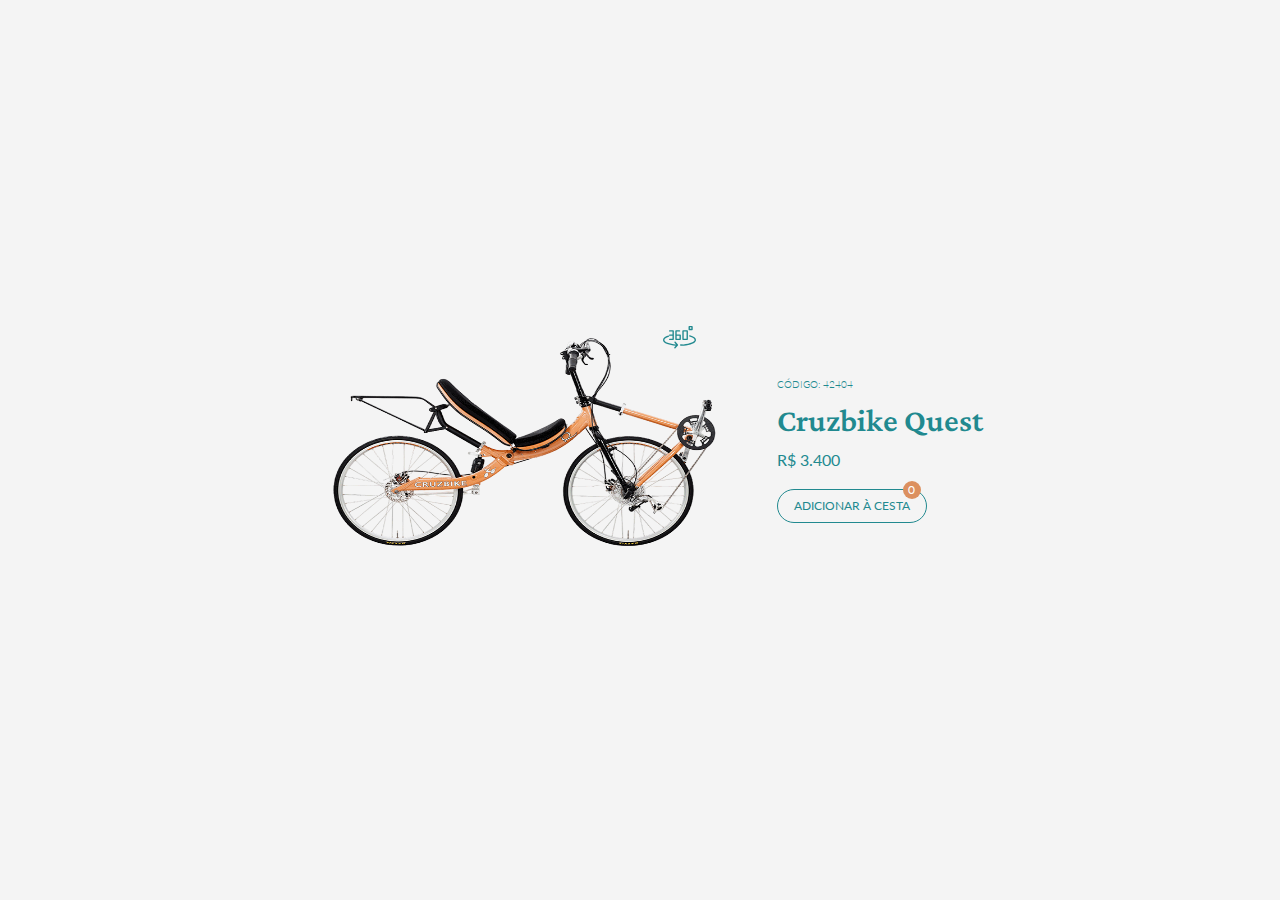
<file: 002/index.html>
<!DOCTYPE html>
<html lang="pt_BR">
<head>
    <link rel="preconnect" href="https://fonts.googleapis.com">
    <link rel="preconnect" href="https://fonts.gstatic.com" crossorigin>
    <link href="https://fonts.googleapis.com/css2?family=Crimson+Pro:wght@600&family=Lato:wght@300;400&display=swap" rel="stylesheet">
    <meta charset="UTF-8">
    <meta http-equiv="X-UA-Compatible" content="IE=edge">
    <meta name="viewport" content="width=device-width, initial-scale=1.0">
    <meta name="author" content="Bruno Souza" />
    <meta name="description" content="Card de produto do desafio #boraCodar da Rocketseat."/>
    <meta name="keywords" content="Card, produto, bicicleta, Front-end">
    <title>Card de produto | #boraCodar</title>
    <link rel="stylesheet" href="./assets/style/style.css">
</head>
<body>
    <main>
        <div class="left">
            <div class="svg-control">
                <input type="checkbox" class="sr-only" id="rotation">
                <label for="rotation">
                    <img class="svg" src="./assets/img/360.svg" alt="Imagem de um símbolo representando 360 graus">
                </label>
            </div>

            <img class="bike" src="./assets/img/bike.png" alt="Bicicleta reclinada com cor alaranjada da marca CruzBike.">  
        </div>

        <div class="right">
            <div class="info">
                <h3>Código: 42404</h3>
                <h1>Cruzbike Quest</h1>
                <p>R$ 3.400</p>
            </div>
            <button data-count="0">Adicionar à cesta</button>
        </div>
    </main>

    <script src="./assets/script/index.js"></script>
</body>
</html>
</file>
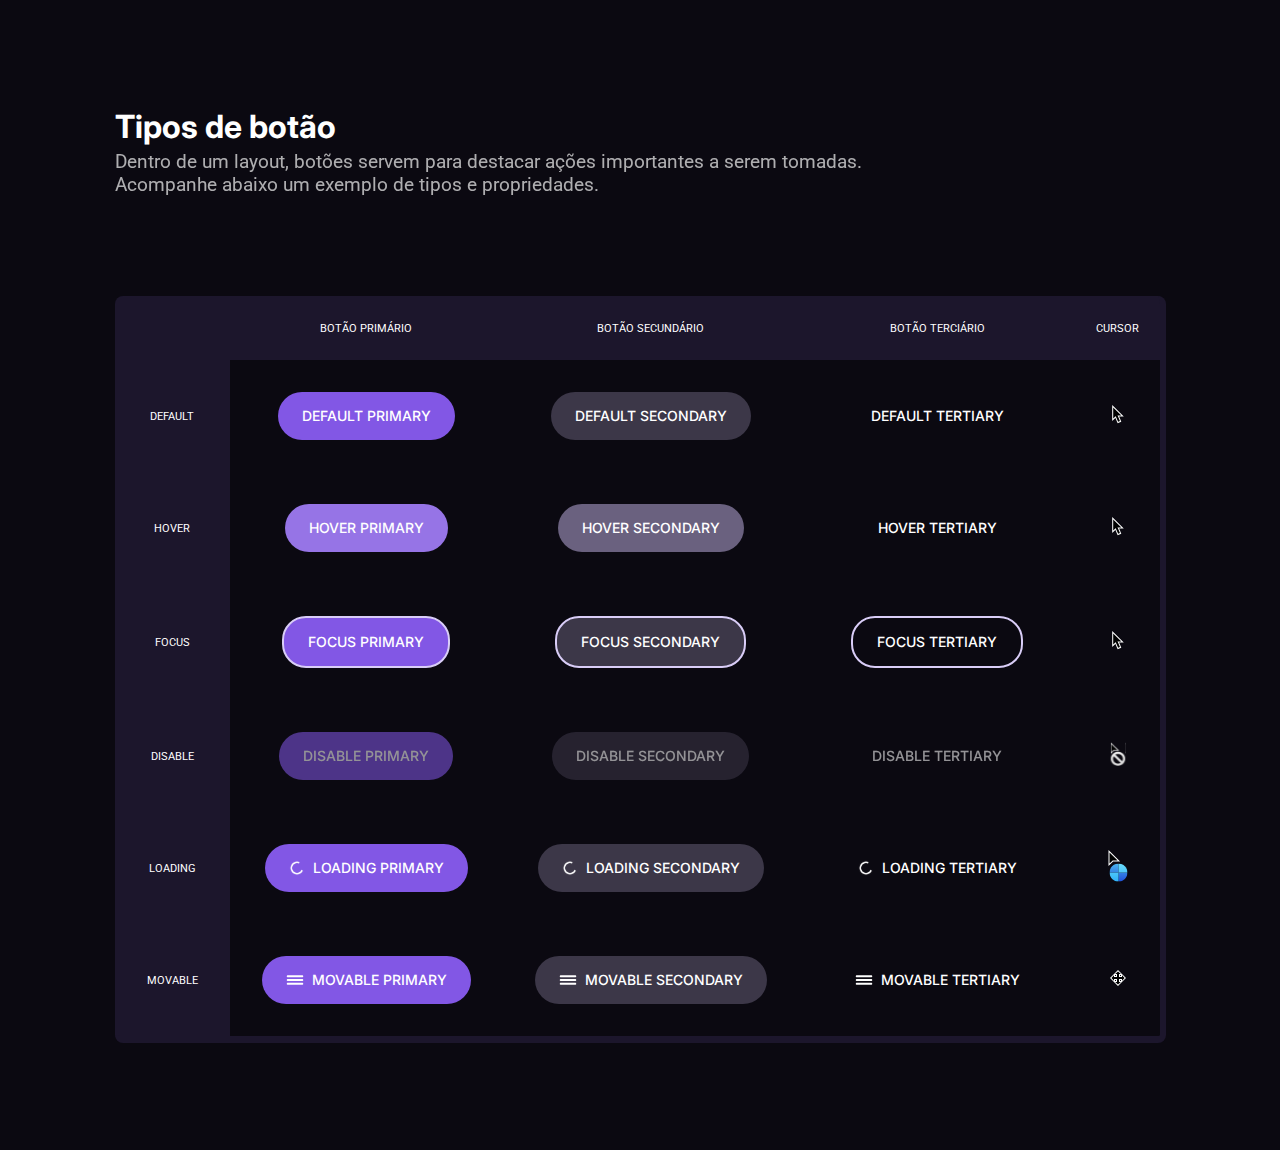
<file: 003/index.html>
<!DOCTYPE html>
<html lang="pt_BR">
<head>
    <link rel="preconnect" href="https://fonts.googleapis.com">
    <link rel="preconnect" href="https://fonts.gstatic.com" crossorigin>
    <link href="https://fonts.googleapis.com/css2?family=Inter:wght@500;700&family=Roboto&display=swap" rel="stylesheet">
    <meta charset="UTF-8">
    <meta http-equiv="X-UA-Compatible" content="IE=edge">
    <meta name="viewport" content="width=device-width, initial-scale=1.0">
    <meta name="author" content="Bruno Souza" />
    <meta name="description" content="Botões e cursores do desafio #boraCodar da Rocketseat."/>
    <meta name="keywords" content="Botões, cursores, tabela, Front-end">
    <title>Botões e cursores | #boraCodar</title>
    <link rel="stylesheet" href="./assets/style/style.css">
</head>
<body>

    <main>

        <div class="headline">
            <h1>Tipos de botão</h1>
            <p>
                Dentro de um layout, botões servem para destacar ações importantes a serem tomadas.
                Acompanhe abaixo um exemplo de tipos e propriedades.
            </p>
        </div>

        <div class="table-buttons">
            <table>
                <thead>
                    <th></th>
                    <th>Botão Primário</th>
                    <th>Botão Secundário</th>
                    <th>Botão Terciário</th>
                    <th>Cursor</th>
                </thead>
                <tbody>
                    <!-- DEFAULT -->
                    <tr>
                        <td>
                            Default
                        </td>
                        <td>
                            <button class="primary-button">Default Primary</button>
                        </td>
                        <td>
                            <button class="secundary-button">Default Secondary</button>
                        </td>
                        <td>
                            <button class="terriary-button">Default Tertiary</button>
                        </td>
                        <td>
                            <img src="./assets/img/cursor-default.svg" alt="ícone do cursor no seu modo padrão">
                        </td>
                    </tr>
        
                    <!-- HOVER -->
                    <tr>
                        <td>
                            Hover
                        </td>
                        <td>
                            <button class="primary-button hover">Hover Primary</button>
                        </td>
                        <td>
                            <button class="secundary-button hover">Hover Secondary</button>
                        </td>
                        <td>
                            <button class="terriary-button hover">Hover Tertiary</button>
                        </td>
                        <td>
                            <img src="./assets/img/cursor-hover.svg" alt="ícone do cursor no seu modo hover">
                        </td>
                    </tr>

                    <!-- FOCUS -->
                    <tr>
                        <td>
                            Focus
                        </td>
                        <td>
                            <button class="primary-button focus">Focus Primary</button>
                        </td>
                        <td>
                            <button class="secundary-button focus">Focus Secondary</button>
                        </td>
                        <td>
                            <button class="terriary-button focus">Focus Tertiary</button>
                        </td>
                        <td>
                            <img src="./assets/img/cursor-focus.svg" alt="ícone do cursor no seu modo focus">
                        </td>
                    </tr>
        
                    <!-- DISABLE -->
                    <tr>
                        <td>
                            Disable
                        </td>
                        <td>
                            <button class="primary-button disable">Disable Primary</button>
                        </td>
                        <td>
                            <button class="secundary-button disable">Disable Secondary</button>
                        </td>
                        <td>
                            <button class="terriary-button disable">Disable Tertiary</button>
                        </td>
                        <td>
                            <img src="./assets/img/cursor-disable.svg" alt="ícone do cursor no seu modo desabilitado">
                        </td>
                    </tr>

                    <!-- LOADING -->
                    <tr>
                        <td>
                            Loading
                        </td>
                        <td>
                            <button class="primary-button loading">
                                <img src="./assets/img/loading-icon.svg" alt="ícone de um símbolo de carregamento branco">
                                Loading Primary
                            </button>
                        </td>
                        <td>
                            <button class="secundary-button loading">
                                <img src="./assets/img/loading-icon.svg" alt="ícone de um símbolo de carregamento branco">
                                Loading Secondary
                            </button>
                        </td>
                        <td>
                            <button class="terriary-button loading">
                                <img src="./assets/img/loading-icon.svg" alt="ícone de um símbolo de carregamento branco">
                                Loading Tertiary
                            </button>
                        </td>
                        <td>
                            <img src="./assets/img/cursor-loading.svg" alt="ícone do cursor no seu modo carregando">
                        </td>
                    </tr>

                    <!-- MOVABLE -->
                    <tr>
                        <td>
                            Movable
                        </td>
                        <td>
                            <button class="primary-button movable">
                                <img src="./assets/img/movable-icon.svg" alt="ícone de três linhas brancas paralelas">
                                Movable Primary
                            </button>
                        </td>
                        <td>
                            <button class="secundary-button movable">
                                <img src="./assets/img/movable-icon.svg" alt="ícone de três linhas brancas paralelas">
                                Movable Secondary
                            </button>
                        </td>
                        <td>
                            <button class="tertiary-button movable">
                                <img src="./assets/img/movable-icon.svg" alt="ícone de três linhas brancas paralelas">
                                Movable Tertiary
                            </button>
                        </td>
                        <td>
                            <img src="./assets/img/cursor-movable.svg" alt="ícone do cursor no seu modo movível">
                        </td>
                    </tr>
                </tbody>
            </table>
        </div>
        
    </main>

</body>
</html>
</file>
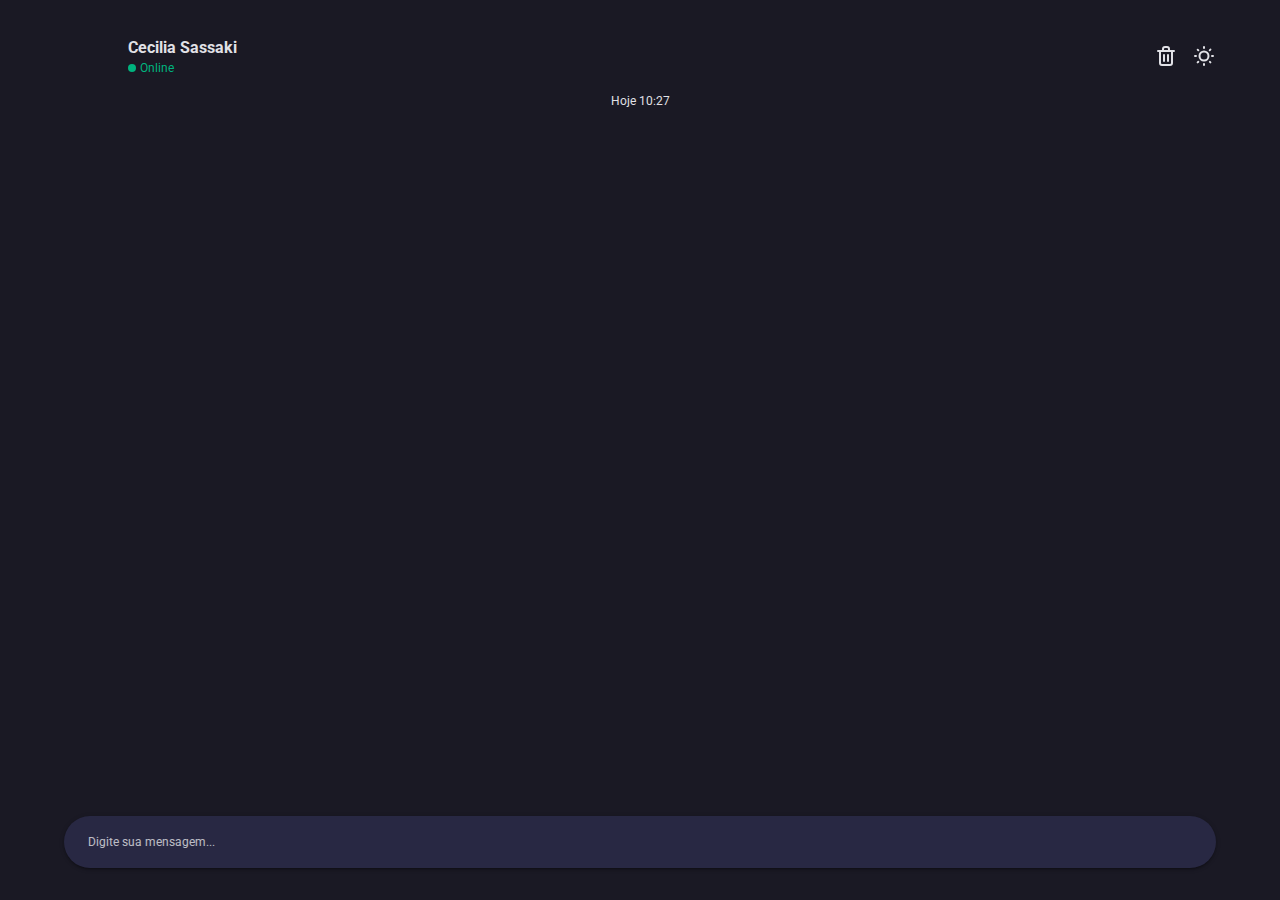
<file: 004/index.html>
<!DOCTYPE html>
<html lang="pt_BR">
<head>
    <link rel="preconnect" href="https://fonts.googleapis.com">
    <link rel="preconnect" href="https://fonts.gstatic.com" crossorigin>
    <link href="https://fonts.googleapis.com/css2?family=Roboto:wght@400;700&display=swap" rel="stylesheet">
    <meta charset="UTF-8">
    <meta http-equiv="X-UA-Compatible" content="IE=edge">
    <meta name="viewport" content="width=device-width, initial-scale=1.0">
    <meta name="author" content="Bruno Souza" />
    <meta name="description" content="Chat mobile e desktop do desafio #boraCodar da Rocketseat."/>
    <meta name="keywords" content="Chat, metereologia, clima, Front-end">
    <title>Chat | #boraCodar</title>
    <link rel="stylesheet" href="./assets/style/style.css">
    <!-- Unicons -->
    <link rel="stylesheet" href="https://unicons.iconscout.com/release/v4.0.0/css/line.css">
</head>
<body>
    <main>
        <section id="top">
            <div id="headline">
                <div id="avatar-info-wrapper">
                    <div id="avatar"></div>
                    <div id="info">
                        <h2>Cecilia Sassaki</h2>
                        <p>Online</p>
                    </div>
                </div>
                <div id="icons">
                    <div class="svg" id="trash" title="Limpar conversa"></div>

                    <div id="theme" title="Trocar o tema da página">
                        <input class="sr-only" type="checkbox" id="dark">
                        <label for="dark">
                            <div id="theme-icon" class="svg"></div>
                        </label>
                    </div>
                </div>
            </div> 

            <span class="time current">Hoje&nbsp;<span class="current-hour"></span></span>
        </section>
        
        <section id="middle">
            <div class="messages">
                <ul></ul>
            </div>
        </section>
        
        <section id="bottom">
            <form>
                <div id="input-wrapper">
                    <label class="sr-only" for="message">Mensagem</label>
                    <input type="text" name="message" id="message" placeholder="Digite sua mensagem..." title="Digite sua mensagem..." autocomplete="off">
                    <button>
                        <i class="uil uil-message"></i>
                    </button>
                </div>
            </form>
        </section>
    </main>

    <script src="./assets/scripts/index.js" type="module"></script>
</body>
</html>
</file>
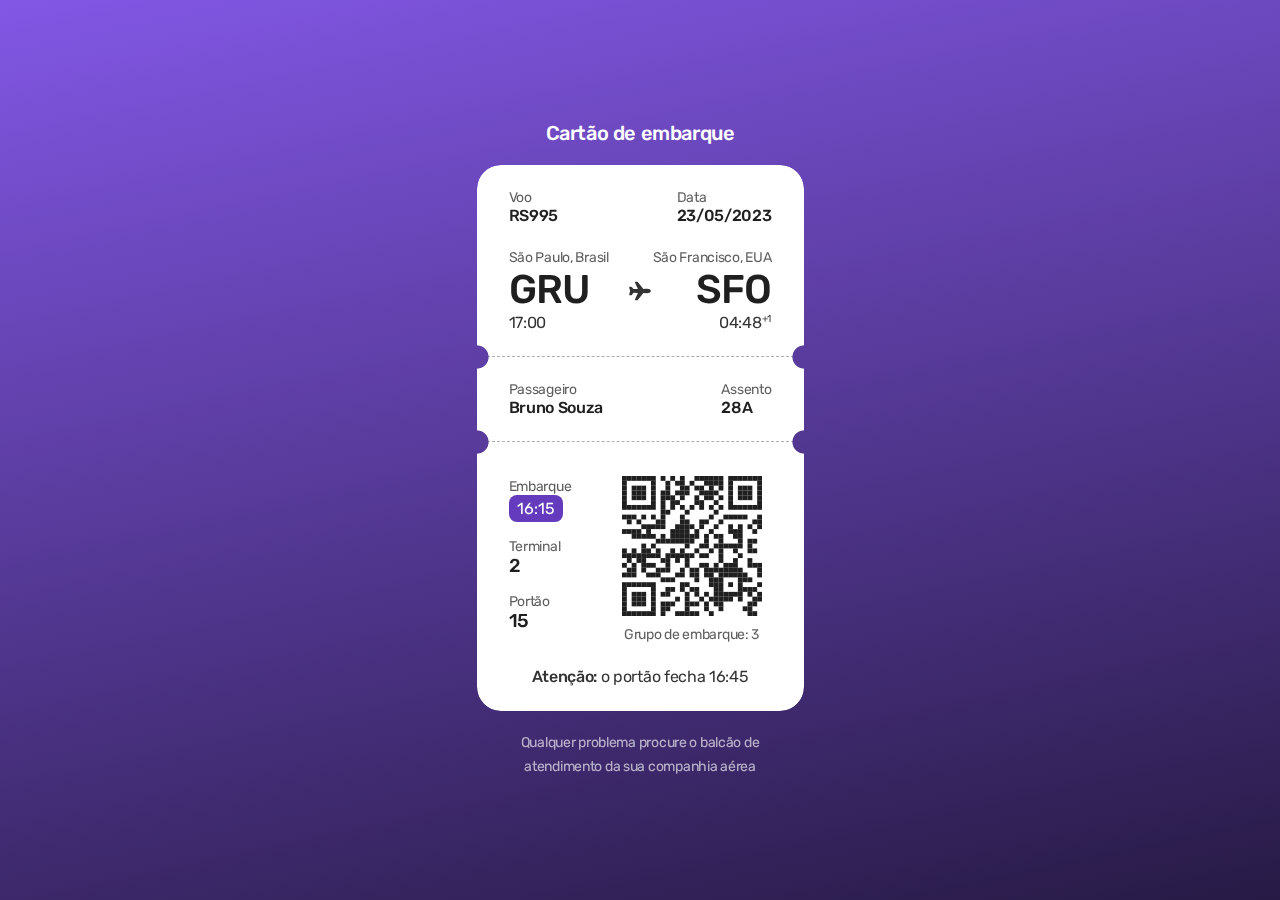
<file: 006/index.html>
<!DOCTYPE html>
<html lang="pt-BR">
  <head>
    <link rel="preconnect" href="https://fonts.googleapis.com" />
    <link rel="preconnect" href="https://fonts.gstatic.com" crossorigin />
    <link
      href="https://fonts.googleapis.com/css2?family=Rubik:wght@400;500&display=swap"
      rel="stylesheet"
    />
    <meta charset="UTF-8" />
    <meta name="viewport" content="width=device-width, initial-scale=1.0" />
    <meta name="author" content="Bruno Souza" />
    <meta
      name="description"
      content="Cartão de embarque do desafio #boraCodar da Rocketseat."
    />
    <meta name="keywords" content="Cartão, embarque, Front-end" />
    <link rel="stylesheet" href="./src/style/global.css" />
    <link rel="stylesheet" href="./src/style/responsiveness.css" />
    <link rel="stylesheet" href="./src/style/style.css" />
    <link rel="shortcut icon" href="./assets/favicon.ico" type="image/x-icon" />
    <title>Cartão de embarque | #boraCodar</title>
  </head>

  <body>
    <main id="app">
      <h1>Cartão de embarque</h1>

      <div class="container">
        <flight-info
          voo="rs995"
          date="23/05/2023"
          departure="São Paulo, Brasil"
          departure-airport="gru"
          boarding-time="17:00"
          arrival="São Francisco, EUA"
          arrival-airport="sfo"
          arrival-time="04:48"
        ></flight-info>

        <passanger-info passanger="Bruno Souza" seat="28A"></passanger-info>

        <boarding-info
          boarding-time="16:15"
          terminal="2"
          gate="15"
          src-qr="./assets/qr-code.svg"
          alt-qr="QR Code"
          boarding-group="3"
        ></boarding-info>
      </div>

      <p>
        Qualquer problema procure o balcão de atendimento da sua companhia aérea
      </p>
    </main>

    <script src="./src/scripts/main.js" type="module" defer></script>
  </body>
</html>
</file>
<file: 002/assets/style/style.css>
* {
    margin: 0;
    padding: 0;
    box-sizing: border-box;
    -webkit-font-smoothing: antialiased;
    -moz-osx-font-smoothing: grayscale;
}

:root {
    --blue-color: #21898f;
    --orange-color: #DC905F;
    font-size: 62.5%;
}

body {
    font-size: 1.6rem;
    background-color: #f4f4f4;
    height: 100vh;
}

main {
   display: flex;
   justify-content: center;
   align-items: center;
   gap: 3rem;
   height: 100%;
}

/* ======================================================================== */

/* CSS TRICKS */

.sr-only {
    position: absolute;
    width: 0.625rem;
    height: 0.625rem;
    padding: 0;
    margin: -0.625rem;
    overflow: hidden;
    clip: rect(0, 0, 0, 0);
    border-width: 0;
    white-space: nowrap;
}

/* ======================================================================== */

/* ===========
   BIKE (LEFT)
   ===========
*/

 .left {
    position: relative;
 }

 .left .svg-control {
    position: absolute;
    right: 11.14%;
    left: 81.51%;
    top: 1.8%;
    bottom: 86.12%;
 }

 .left .svg-control label {
    display: flex;
    flex-direction: column;
    justify-content: center;
    align-items: center;
 }

 .left .svg-control label:is(:hover) img {
    cursor: pointer;
 }

 .bike {
   width: 44.9rem;
   height: 25.3rem;
 }

/* ======================================================================== */

 /* 
   ============
   INFO (RIGHT)
   ============
*/

 .right .info {
    display: flex;
    flex-direction: column;
    gap: 1.2rem;
 }

 .right h3 {
    font-family: 'Lato', sans-serif;
    font-weight: 300;
    font-size: 1.0rem;
    color: var(--blue-color);
    text-transform: uppercase;  
 }

 .right h1 {
    font-family: 'Crimson Pro';
    font-weight: 600;
    font-size: 3.2rem;
    color: var(--blue-color);
 }

 .right p {
    font-family: 'Lato';
    font-weight: 400;
    color: var(--blue-color);
    margin-bottom: 2.0rem;
 }

 .right button {
    position: relative;
    font-family: 'Lato';
    font-weight: 400;
    font-size: 1.2rem;
    line-height: 1.6rem;
    text-transform: uppercase;  
    color: var(--blue-color);
    padding: .8rem 1.6rem;
    border: 0.05rem solid var(--blue-color);
    border-radius: 99.9rem;
    background-color: transparent;
    cursor: pointer;

    transition: background .2s ease-in-out, color .2s ease-in-out;
 }
 .right button:is(:hover) {
    color: #fff;
    background-color: var(--blue-color);
 }

 .right button::before {
   content: attr(data-count);
   background-color: var(--orange-color);
   font-size: 1.2rem;
   font-family: 'Lato';
   font-weight: 400;
   color: #FFF;
   min-width: 1.8rem;
   min-height: 1.8rem;
   position: absolute;
   top: -.9rem;
   right: .5rem;
   border-radius: 50%;

   display: flex;
   justify-content: center;
   align-items: center;
}

/* ======================================================================== */

/* ==============
   RESPONSIVENESS
   ==============
*/

 @media (max-width: 800px) {
    main {
        display: flex;
        flex-direction: column;
        align-items: center;
    }

    .bike {
      width: 40.0rem;
      height: 20.0rem;
    }

    .right button {
      width: 100%;
   }
}
</file>
<file: 003/assets/style/style.css>
* {
    margin: 0;
    padding: 0;
    box-sizing: border-box;
    -webkit-font-smoothing: antialiased;
    -moz-osx-font-smoothing: grayscale;
}

:root {
    --table-color-primary: #1C162C;
    font-size: 62.5%;
}

body {
    font-size: 1.6rem;
    background-color: #0B0911;
}

main {
    display: grid;
    place-content: center;
    gap: 3.2rem;
    margin: 10.7rem auto;
    width: min(85vw, 100%);
    height: 100%;
}

::-webkit-scrollbar {
    width: .5rem;
    height: .5rem;
}

::-webkit-scrollbar-track {
  background-color:#0B0911;
}

::-webkit-scrollbar-thumb {
  background-color: #D9CDF7;
}

::-webkit-scrollbar-thumb:hover {
  opacity: .87;
}

/* ======================================================================== */

/* 
    ======
    GLOBAL 
    ======
*/

.headline h1 {
    font-family: 'Inter', sans-serif;
    font-weight: 700;
    font-size: 3.2rem;
    color: #FFF;
}

.headline p {
    font-family: 'Roboto';
    font-weight: 400;
    font-size: 1.92059rem;
    line-height: 2.3rem;
    color: #FFF;
    opacity: 0.67;
}
 
button {
    all: unset;
    font-family: 'Inter';
    font-weight: 500;
    font-size: 1.4rem;
    line-height: 2.4rem;
    padding: 1.2rem 2.4rem;
    border-radius: 2.4rem;
    text-transform: uppercase;
    white-space: nowrap;
    color: #FFF;

    transition: background .2s ease-in-out;
}

.disable {
    opacity: 0.56;
    cursor: not-allowed;
}

.movable {
    display: flex;
    align-items: center;
    gap: .8rem;
    cursor: move;  
}

.focus {
    border: .2rem solid #D9CDF7;
}

.loading {
    display: flex;
    align-items: center;
    gap: .8rem;
    margin: auto;
    cursor: wait;
}

@keyframes loading {
    to {transform: rotate(360deg);}
  }

.loading img {
    animation: loading 1.2s linear infinite;
}

/* ======================================================================== */

/* 
    =======
    BUTTONS
    =======
*/

/* PRIMARY */

.primary-button,
.primary-button.disable,
.primary-button.loading,
.primary-button.movable {
    background-color: #8257E5;
}

.primary-button.hover {
    background-color: #9674E6;
}

/* SECUNDARY */

.secundary-button,
.secundary-button.disable,
.secundary-button.loading,
.secundary-button.movable {
    background-color: #3C3748;
}

.secundary-button.hover {
    background-color: #6A617F;
}

/* TERTIARY */

.terriary-button,
.terriary-button.hover,
.terriary-button.focus,
.terriary-button.disable,
.terriary-button.loading,
.terriary-button.movable {
    background-color: transparent;
}

/* ======================================================================== */

/* 
    ========
    HEADLINE 
    ========
*/

.headline {
    margin-bottom: 6.8rem;
}

.headline h1 {
    margin-bottom: .4rem;
}

.headline p {
    max-width: 80.8rem;
}

/* ======================================================================== */

/* 
    =====
    TABLE 
    =====
*/

.table-buttons table {
    all: unset;
    text-align: center;
}

.table-buttons table thead th,
.table-buttons table tbody tr td:nth-child(1) {
    background-color: var(--table-color-primary);
    color: #FFF;
    text-transform: uppercase;
}

.table-buttons table thead th:nth-child(1) {
    border-top-left-radius: .8rem;
}

.table-buttons table thead th:nth-child(5) {
    border-top-right-radius: .8rem;
    border-right: .6rem solid var(--table-color-primary);
}

.table-buttons table tbody tr:nth-child(6) td:nth-child(1) {
    border-bottom-left-radius: .8rem;
}

.table-buttons table tbody tr:nth-child(6) td:nth-child(5) {
    border-bottom-right-radius: .8rem;
}

.table-buttons table tbody tr td:nth-child(5) {
    border-right: .6rem solid var(--table-color-primary);
}

.table-buttons table tbody tr:nth-child(6) td {
    border-bottom: .7rem solid var(--table-color-primary);
}

.table-buttons table thead th {
    font-family: 'Roboto';
    font-weight: 400;
    font-size: 1.1rem;
    line-height: 1.3rem;
    padding: 2.4rem 1.6rem;
    height: 6.4rem;
}

.table-buttons table thead th:nth-child(2),
.table-buttons table thead th:nth-child(3),
.table-buttons table thead th:nth-child(4),
.table-buttons table thead th:nth-child(5) {
    height: 3.3rem;
}

.table-buttons table thead th:nth-child(2) {
    width: 23.0rem;
}

.table-buttons table thead th:nth-child(3) {
    width: 23.3rem;
}

.table-buttons table thead th:nth-child(4) {
    width: 20.3rem;
}

.table-buttons table thead th:nth-child(5) {
    width: 8.4rem;
}

.table-buttons table tbody tr:nth-child(1) td,
.table-buttons table tbody tr:nth-child(2) td,
.table-buttons table tbody tr:nth-child(3) td,
.table-buttons table tbody tr:nth-child(4) td,
.table-buttons table tbody tr:nth-child(5) td,
.table-buttons table tbody tr:nth-child(6) td {
    padding: 3.2rem;
}

.table-buttons table tbody tr td:nth-child(1) {
    font-family: 'Roboto';
    font-weight: 400;
    font-size: 1.1rem;
    line-height: 1.3rem;
}

/* ======================================================================== */

/* ==============
   RESPONSIVENESS
   ==============
*/

@media (max-width: 1100px) {
    .table-buttons {
        overflow-x: scroll;
    }
}
</file>
<file: 004/assets/style/style.css>
* {
    margin: 0;
    padding: 0;
    box-sizing: border-box;
    -webkit-font-smoothing: antialiased;
    -moz-osx-font-smoothing: grayscale;
}

:root {
    --bg-color: #1A1924;
    --text-color: #E1E1E6;
    --input-color: #282843;
    --icon-theme-url: url("../img/sun.svg");
    --icon-trash-url: url("../img/trash-white.svg");
    font-size: 62.5%;
}

.dark {
    --bg-color: #E5E5E5;
    --text-color: #1A1924;
    --input-color: #F1F1F1;
    --icon-theme-url: url("../img/moon.svg");
    --icon-trash-url: url("../img/trash-black.svg");
}

body {
    font-size: 1.6rem;
    background-color: var(--bg-color);
    font-family: 'Roboto', sans-serif;
    height: 100vh;

    transition: all .2s ease-in-out;
}

/* CSS TRICKS */

.sr-only {
    position: absolute;
    width: 0.625rem;
    height: 0.625rem;
    padding: 0;
    margin: -0.625rem;
    overflow: hidden;
    clip: rect(0, 0, 0, 0);
    border-width: 0;
    white-space: nowrap;
}

main {
    display: flex;
    flex-direction: column;
    justify-content: center;
    margin: auto;
    padding: 3.2rem 0;
    width: min(90vw, 100%);
    height: 100%;
}

/* ======================================================================== */

/* ============
   GLOBAL STYLE
   ============
*/

button {
    all: unset;
}

ul {
    list-style: none;
}

::-webkit-scrollbar {
    width: .4rem;
}

::-webkit-scrollbar-track {
  background-color:var(--bg-color);
}

::-webkit-scrollbar-thumb {
  background-color: var(--text-color);
}

::-webkit-scrollbar-thumb:is(:hover) {
  opacity: .87;
}

.time {
    font-weight: 400;
    font-size: 1.2rem;
    line-height: 1.4rem;
    color: var(--text-color);
    white-space: nowrap;
}

.icon {
    display: inline-block;
    vertical-align: middle;
    margin: .4rem 0;
    width: 2.0rem;
    height: 2.0rem;
}
.icon.temp {
    background: url("../img/temperature-half.svg") no-repeat center/cover;
}
.icon.weather {
    background: url("../img/cloud-sun-rain.svg") no-repeat center/cover;
}
.icon.humidity {
    background: url("../img/tear.svg") no-repeat center/cover;
}
.icon.wind {
    background: url("../img/wind.svg") no-repeat center/cover;
}
.icon.visibility {
    background: url("../img/eye.svg") no-repeat center/cover;
}
.icon.clouds {
    background: url("../img/cloud.svg") no-repeat center/cover;
}

#top {
    margin-bottom: 3.0rem;
}

#middle {
    height: 100%;
    max-height: 80vh;
    overflow-y: scroll;
    padding: 2.4rem .5rem;
}

#bottom form {
    display: flex;
    flex-direction: column;
    padding-top: 2.4rem;
}

/* ======================================================================== */

/* ========
   HEADLINE
   ========
*/

#headline {
    display: flex;
    align-items: center;
    justify-content: space-between;
}

#avatar-info-wrapper {
    display: flex;
    align-items: center;
    gap: 1.6rem;
}

#headline #avatar {
    width: 4.8rem;
    height: 4.8rem;
    background: url("https://randomuser.me/api/portraits/women/50.jpg") no-repeat center/cover;
    border-radius: 50%;
}

#headline #info h2 {
    font-size: 1.6rem;
    line-height: 1.9rem;
    margin-bottom: .4rem;
    color: var(--text-color);
}

#headline #info p::before {
    content: "";
    display: inline-block;
    border-radius: 50%;
    width: .8rem;
    height: .8rem;
    background-color: #00B37E;
    margin-right: .4rem;
}

#headline #info p {
    font-weight: 400;
    font-size: 1.2rem;
    line-height: 1.4rem;
    color: #00B37E;
}

#headline #icons {
    display: flex;
    align-items: center;
    gap: 1.4rem;
}

#headline #trash {
    width: 2.4rem;
    height: 2.4rem;
    background: var(--icon-trash-url) no-repeat center/cover;
}

#headline #theme-icon {
    width: 2.4rem;
    height: 2.4rem;
    background: var(--icon-theme-url) no-repeat center/cover;
}

#headline .svg:is(:hover) {
    cursor: pointer;
    opacity: .87;
}

.time.current {
    display: flex;
    justify-content: center;
    padding-top: 1.4rem;
}

/* ======================================================================== */

/* ======
   MIDDLE
   ======
*/

.messages {
    display: flex;
    flex-direction: column;
    gap: 3.0rem;
}

.message-received,
.message-send {
    display: flex;
    flex-direction: column;
    gap: 1.0rem;
    padding: .5rem 0;
}

.message-received {
    align-items: flex-start;
}

.message-send {
    align-items: flex-end;
}

.message-received p {
    background-color: #633BBC;
    font-size: 1.2rem;
    line-height: 1.4rem;
    padding: 1.4rem;
    min-height: 50%;
    max-width: 70%;
    width: fit-content;
    border-radius: 0 .8rem .8rem .8rem;
    color: #E1E1E6;
    overflow-wrap: break-word;
}

.message-send p {
    background-color: #07847E;
    font-size: 1.2rem;
    padding: 1.4rem;
    line-height: 1.4rem;
    min-height: 50%;
    max-width: 70%;
    width: fit-content;
    border-radius: .8rem .8rem 0 .8rem;
    color: #E1E1E6;
    overflow-wrap: break-word;
}

/* ======================================================================== */

/* ======
   BOTTOM
   ======
*/

#bottom form #input-wrapper {
    height: 5.2rem;
    width: 100%;
    padding: 1.4rem 2.4rem;
    border-radius: 99.9rem;
    background-color: var(--input-color);
    box-shadow: 0 .2rem .2rem 0 rgba(0, 0, 0, 0.12),
    0 .3rem .1rem -.2rem rgba(0, 0, 0, 0.12),
    0 .1rem .5rem 0 rgba(0, 0, 0, 0.2);
    position: relative;
}

#bottom form input {
    all: unset;
    font-weight: 400;
    font-size: 1.2rem;
    line-height: 1.4rem;
    width: 100%;
    height: 100%;
    border: none;
    caret-color: #07847E;
    color: var(--text-color);
    overflow-wrap: break-word;
}

#bottom form input:is(:focus) {
    outline: none;
}

#bottom form input::placeholder {
    font-family: 'Roboto', sans-serif;
    font-weight: 400;
    font-size: 1.2rem;
    color: var(--text-color);
    opacity: .8;
    text-transform: none;
}

#bottom form button {
    position: absolute;
    right: 2.4rem;
    bottom: 1.2rem;
}

#bottom form i {
    font-size: 2.4rem;
    color: var(--text-color);
}

#bottom form i:is(:hover) {
    cursor: pointer;
    opacity: .87;
}
</file>
<file: 006/src/style/global.css>
* {
  margin: 0;
  padding: 0;
  box-sizing: border-box;
  -webkit-font-smoothing: antialiased;
  -moz-osx-font-smoothing: grayscale;
}

:root {
  --color-white: #fff;
  --color-black-64: rgba(0, 0, 0, 0.64);
  --color-black-88: rgba(0, 0, 0, 0.88);
  --color-black-80: rgba(0, 0, 0, 0.8);
  --color-black-32: rgba(0, 0, 0, 0.32);
  --purple-color: #633bbc;
  --mask-top: radial-gradient(1.2rem at 1.2rem bottom, #0000 93%, black) -1.2rem;
  --mask-middle: radial-gradient(1.2rem at 1.2rem 1.2rem, #0000 93%, black) -1.2rem -1.2rem;
  --mask-bottom: radial-gradient(1.2rem at 1.2rem top, #0000 93%, black) -1.2rem;
  font-size: 62.5%;
}

html {
  scroll-behavior: smooth;
}

body {
  display: grid;
  place-content: center;
  background: linear-gradient(168deg, #8257e5 0%, #271a45 100%) no-repeat fixed;
  min-height: 100vh;
  font-size: 1.6rem;
  font-family: "Rubik", sans-serif;
}
</file>
<file: 006/src/style/responsiveness.css>
@media (max-width: 768px) {
  :root {
    font-size: 50%;
  }
}

@media (max-width: 320px) {
  :root {
    font-size: 40%;
  }
}
</file>
<file: 006/src/style/style.css>
#app {
  display: flex;
  flex-direction: column;
  align-items: center;
  row-gap: 2rem;
  padding: 7.8rem 2.4rem;
}

#app h1 {
  font-weight: 500;
  letter-spacing: -0.032rem;
  color: var(--color-white);
  font-size: 2rem;
  letter-spacing: -0.04rem;
}

#app > p {
  width: 27rem;
  color: var(--color-white);
  text-align: center;
  font-size: 1.4rem;
  font-weight: 400;
  line-height: 2.4rem;
  letter-spacing: -0.028rem;
  opacity: 0.64;
}

.container {
  flex: 1;
  min-width: 32.7rem;
}
</file>
